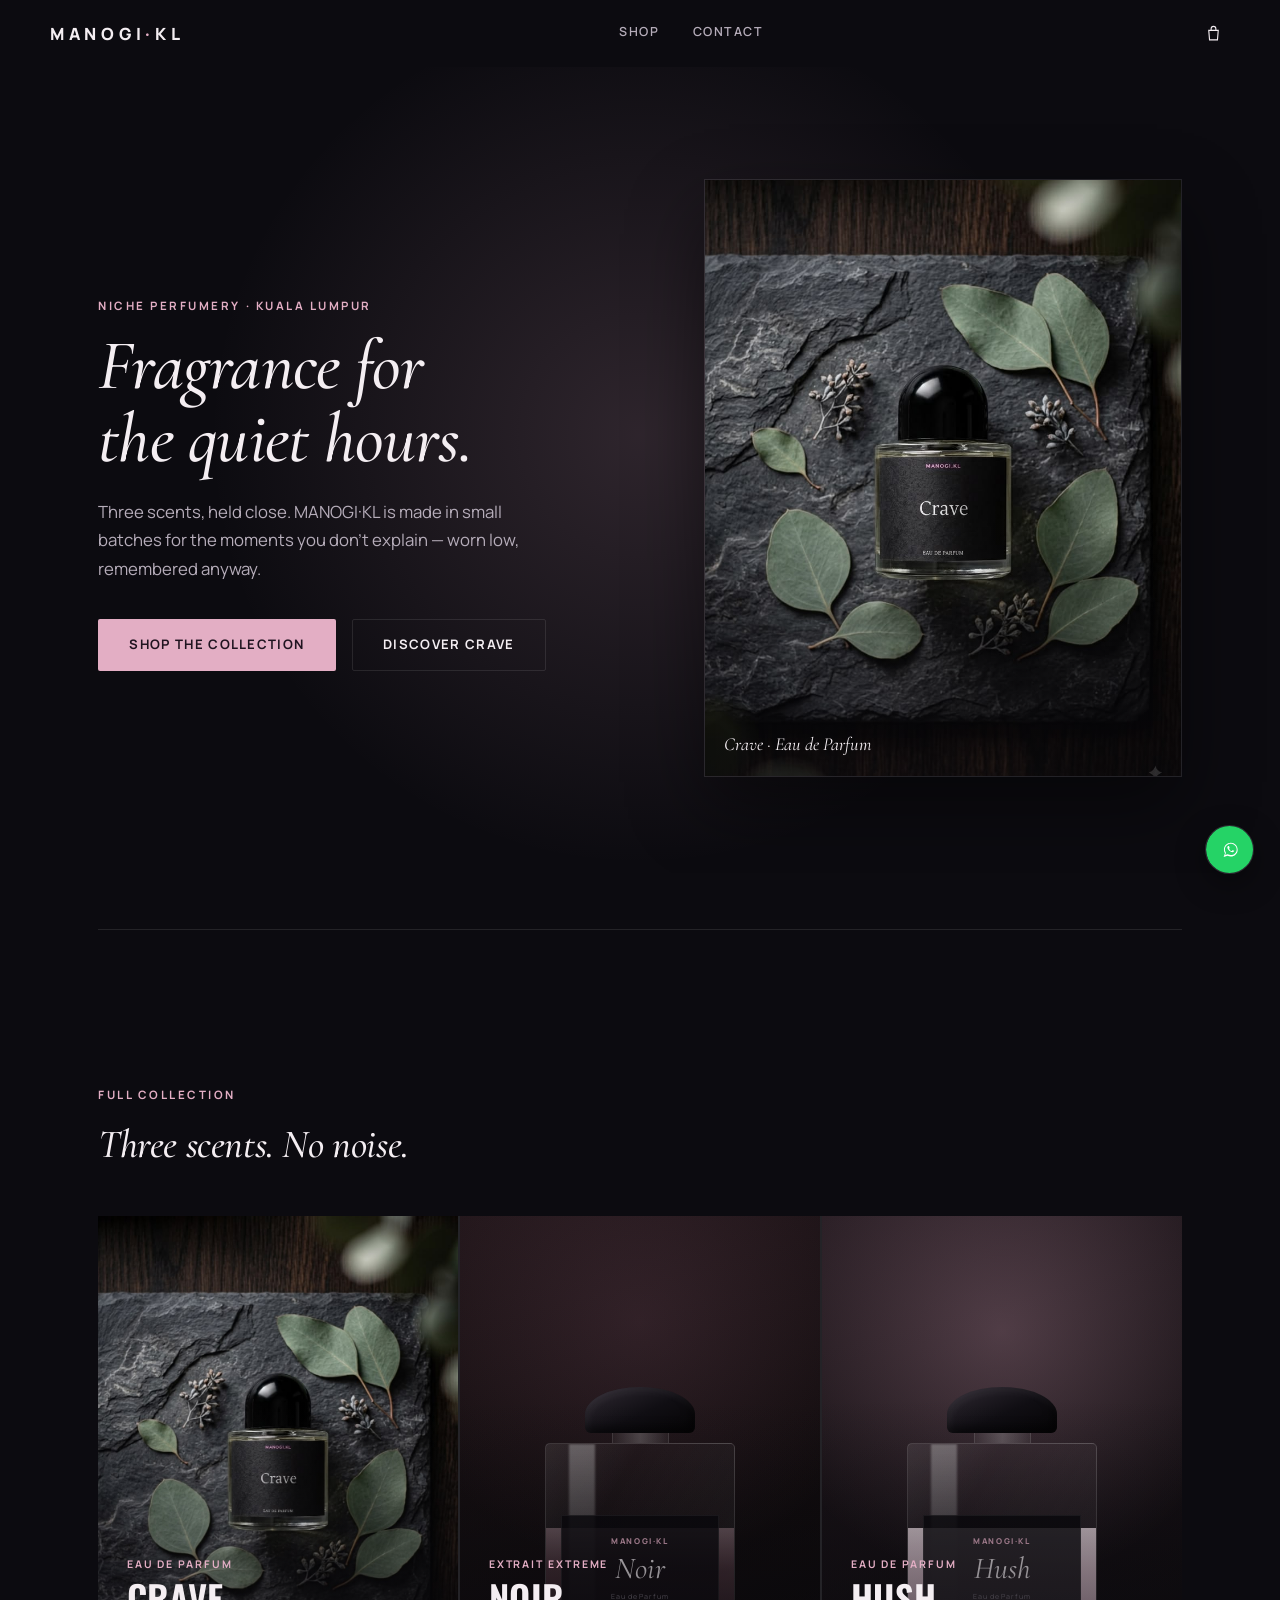
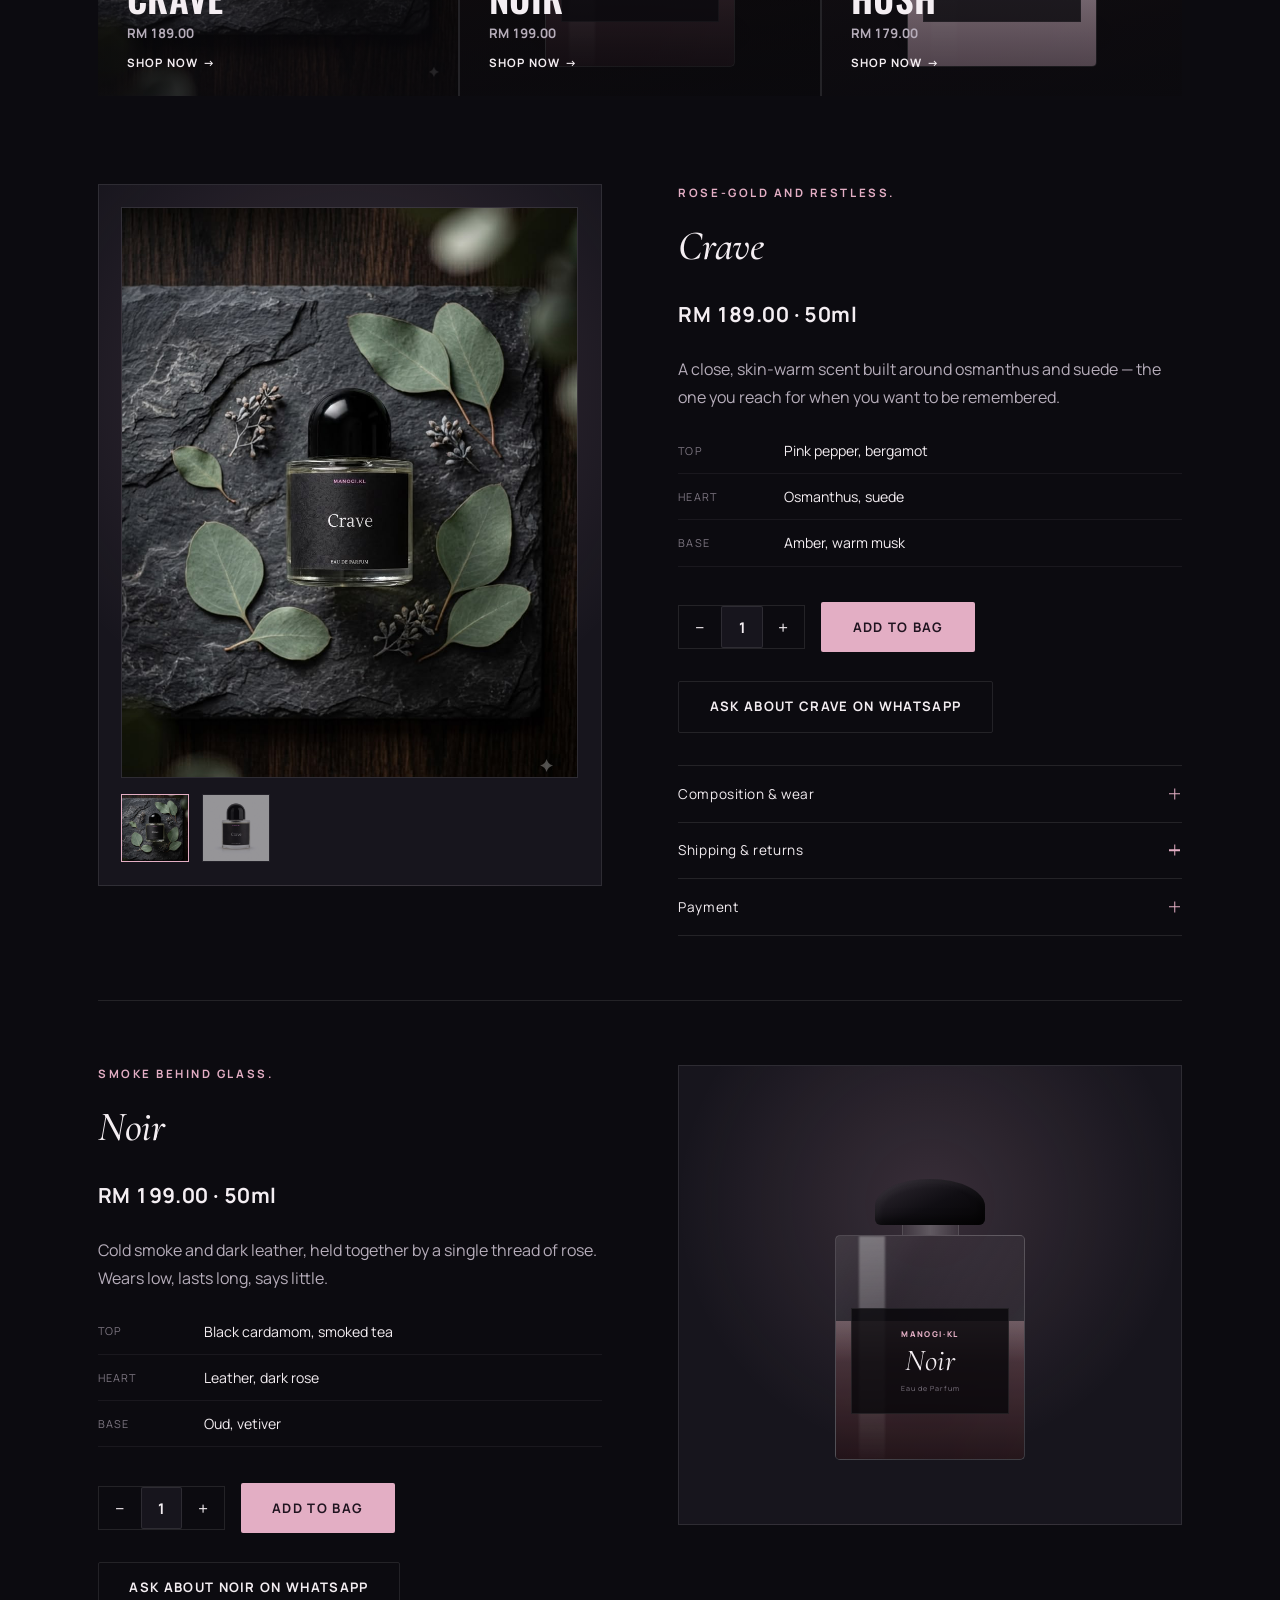
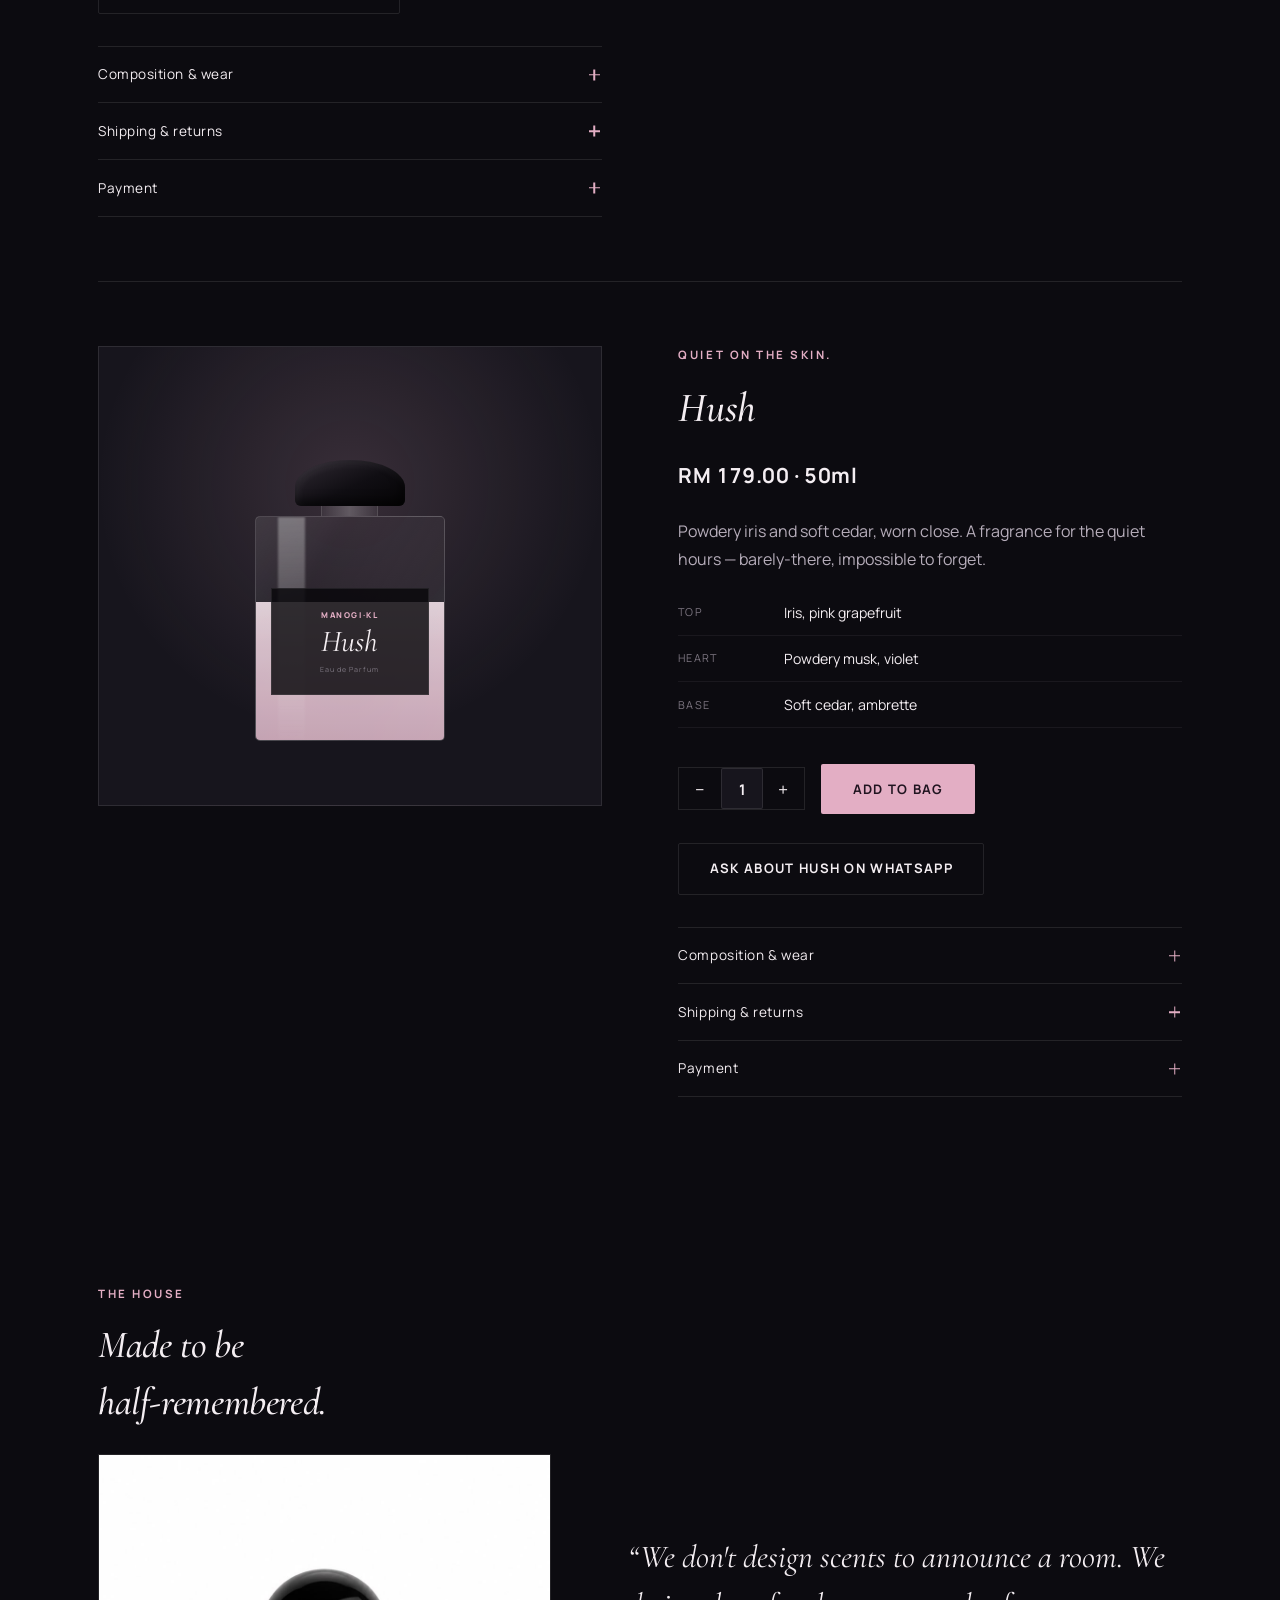
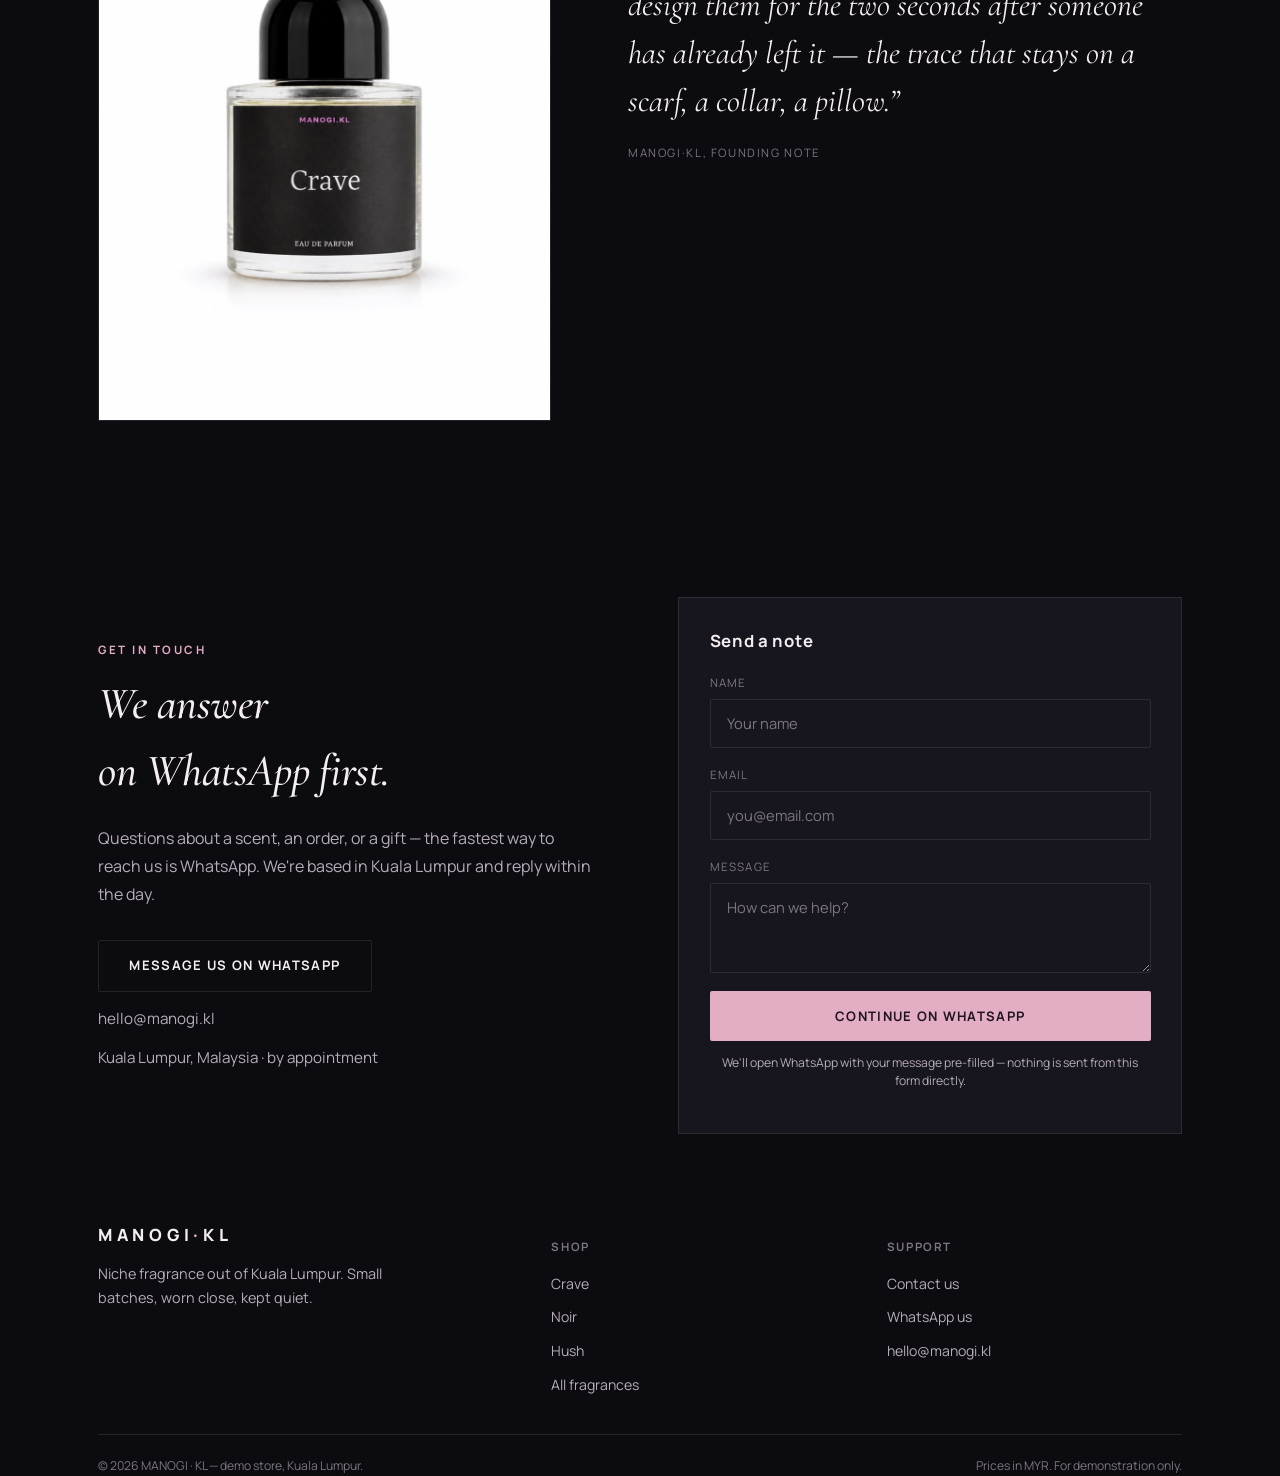
<file: index.html>
<!DOCTYPE html>
<html lang="en">
<head>
<meta charset="UTF-8" />
<meta name="viewport" content="width=device-width, initial-scale=1.0" />
<title>MANOGI · KL — Fragrance for the quiet hours</title>
<meta name="description" content="Niche fragrance out of Kuala Lumpur. Small batches, worn close, kept quiet." />
<link rel="icon" href="data:image/svg+xml,%3Csvg xmlns='http://www.w3.org/2000/svg' viewBox='0 0 32 32'%3E%3Crect width='32' height='32' rx='6' fill='%230c0b10'/%3E%3Ctext x='16' y='23' font-family='Georgia,serif' font-style='italic' font-size='19' fill='%23e3aec4' text-anchor='middle'%3EM%3C/text%3E%3C/svg%3E" />
<link rel="stylesheet" href="assets/css/style.css" />
</head>
<body data-page="index.html" id="top">

<header id="site-header"></header>

<section class="hero">
  <div class="wrap hero__grid">
    <div>
      <p class="eyebrow">Niche Perfumery &middot; Kuala Lumpur</p>
      <h1>Fragrance for<br />the quiet hours.</h1>
      <p class="lede">Three scents, held close. MANOGI&middot;KL is made in small batches for the moments you don't explain — worn low, remembered anyway.</p>
      <div class="hero__actions">
        <a href="#shop" class="btn btn--primary">Shop the collection</a>
        <a href="#product-crave" class="btn btn--ghost">Discover Crave</a>
      </div>
    </div>
    <a class="hero-photo" href="#product-crave">
      <img src="assets/img/crave-slate.jpg" alt="Crave eau de parfum resting on dark slate with eucalyptus" />
      <span class="hero-photo__tag">Crave &middot; Eau de Parfum</span>
    </a>
  </div>
</section>

<section class="section section--tight">
  <div class="wrap">
    <hr class="hairline" />
  </div>
</section>

<section class="section" id="shop">
  <div class="wrap">
    <div class="section-head reveal">
      <div>
        <p class="eyebrow" style="margin-bottom:0.7rem;">Full Collection</p>
        <h2>Three scents. No noise.</h2>
      </div>
    </div>
    <div class="tile-grid" id="shop-teaser"></div>

    <div id="shop-detail" style="margin-top: clamp(3rem, 8vw, 5.5rem);"></div>
  </div>
</section>

<section class="section">
  <div class="wrap story reveal">
    <div>
      <p class="eyebrow" style="margin-bottom:0.9rem;">The House</p>
      <h2 style="font-style:italic; font-size:clamp(1.8rem,3vw,2.4rem);">Made to be<br />half-remembered.</h2>
      <div class="story-photo">
        <img src="assets/img/crave-white.jpg" alt="Crave eau de parfum bottle on a plain white ground" />
      </div>
    </div>
    <blockquote>
      &ldquo;We don't design scents to announce a room. We design them for the two seconds after someone
      has already left it — the trace that stays on a scarf, a collar, a pillow.&rdquo;
      <cite>MANOGI&middot;KL, Founding Note</cite>
    </blockquote>
  </div>
</section>

<section class="section" id="contact">
  <div class="wrap">
    <div class="pd-grid reveal-stagger" style="align-items:center;">
      <div>
        <p class="eyebrow" style="margin-bottom:0.8rem;">Get in Touch</p>
        <h2 style="font-family:var(--serif); font-weight:500; font-style:italic; font-size:clamp(2rem,4vw,2.8rem); margin-bottom:1.2rem;">We answer <br />on WhatsApp first.</h2>
        <p class="pd-desc">Questions about a scent, an order, or a gift — the fastest way to reach us is WhatsApp. We're based in Kuala Lumpur and reply within the day.</p>

        <div style="display:flex; flex-direction:column; gap:1rem; margin:2rem 0;">
          <a id="contact-whatsapp" class="btn btn--whatsapp" target="_blank" rel="noopener" style="width:fit-content;">Message us on WhatsApp</a>
          <a href="mailto:hello@manogi.kl" class="muted" style="font-size:0.95rem;">hello@manogi.kl</a>
          <span class="muted" style="font-size:0.95rem;">Kuala Lumpur, Malaysia &middot; by appointment</span>
        </div>
      </div>

      <div class="summary-card">
        <h3>Send a note</h3>
        <form id="contact-form">
          <div class="field"><label for="c-name">Name</label><input type="text" id="c-name" placeholder="Your name" required /></div>
          <div class="field"><label for="c-email">Email</label><input type="email" id="c-email" placeholder="you@email.com" required /></div>
          <div class="field"><label for="c-message">Message</label><textarea id="c-message" placeholder="How can we help?" required></textarea></div>
          <button type="submit" class="btn btn--primary btn--block">Continue on WhatsApp</button>
          <p class="muted" style="font-size:0.76rem; text-align:center; margin-top:0.8rem;">We'll open WhatsApp with your message pre-filled — nothing is sent from this form directly.</p>
        </form>
      </div>
    </div>
  </div>
</section>

<footer id="site-footer"></footer>

<script src="assets/js/catalog.js"></script>
<script src="assets/js/cart.js"></script>
<script src="assets/js/layout.js"></script>
<script src="assets/js/shop.js"></script>
<script>
  document.getElementById("contact-whatsapp").href = waLink("Hi MANOGI·KL, I'd like to get in touch.");

  document.getElementById("contact-form").addEventListener("submit", (e) => {
    e.preventDefault();
    const name = document.getElementById("c-name").value;
    const message = document.getElementById("c-message").value;
    window.open(waLink("Hi MANOGI·KL, I'm " + name + ". " + message), "_blank", "noopener");
  });
</script>
</body>
</html>
</file>
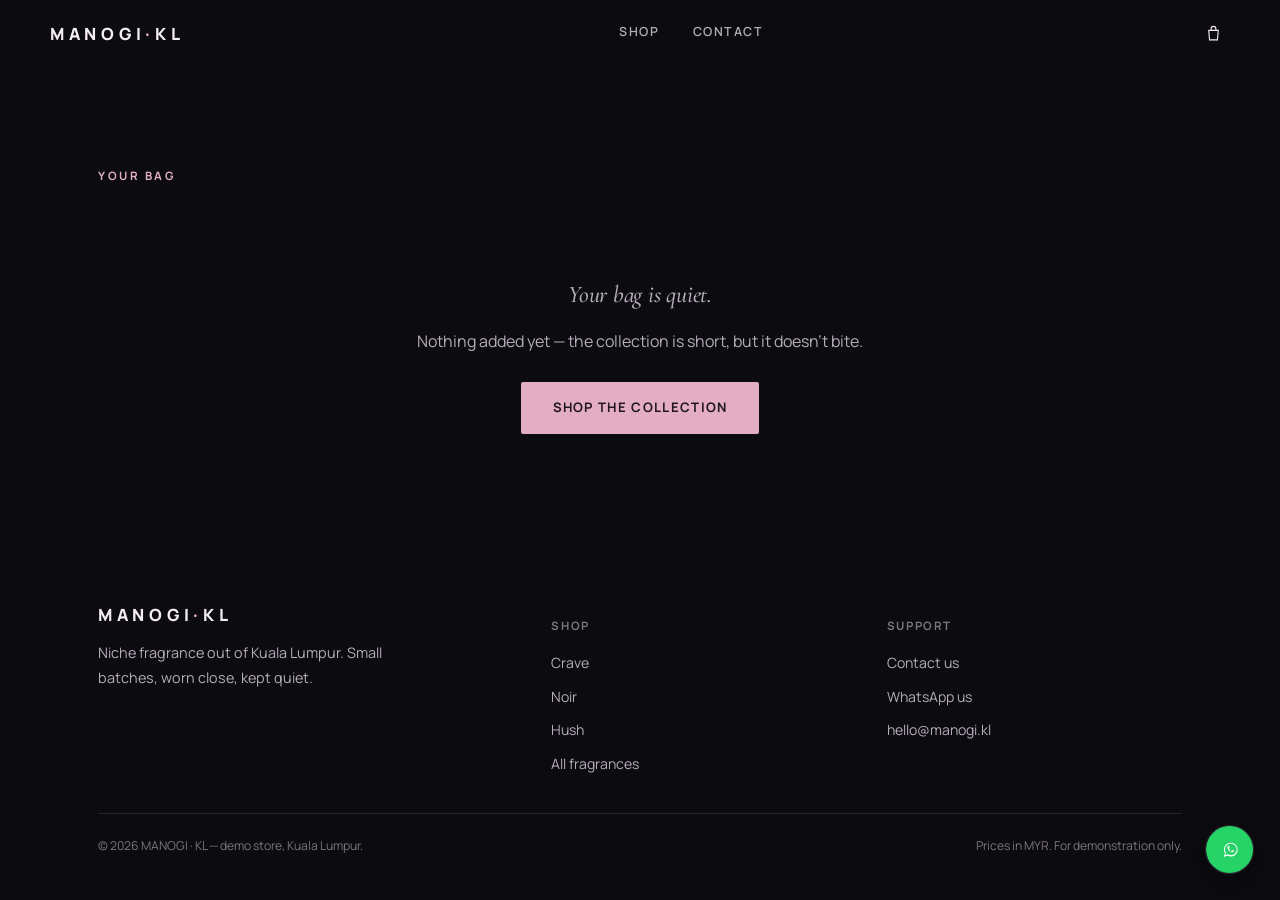
<file: cart.html>
<!DOCTYPE html>
<html lang="en">
<head>
<meta charset="UTF-8" />
<meta name="viewport" content="width=device-width, initial-scale=1.0" />
<title>Your Bag — MANOGI · KL</title>
<link rel="icon" href="data:image/svg+xml,%3Csvg xmlns='http://www.w3.org/2000/svg' viewBox='0 0 32 32'%3E%3Crect width='32' height='32' rx='6' fill='%230c0b10'/%3E%3Ctext x='16' y='23' font-family='Georgia,serif' font-style='italic' font-size='19' fill='%23e3aec4' text-anchor='middle'%3EM%3C/text%3E%3C/svg%3E" />
<link rel="stylesheet" href="assets/css/style.css" />
</head>
<body data-page="cart.html">

<header id="site-header"></header>

<section class="section">
  <div class="wrap">
    <p class="eyebrow" style="margin-bottom:0.8rem;">Your Bag</p>
    <div id="cart-root"></div>
  </div>
</section>

<footer id="site-footer"></footer>

<script src="assets/js/catalog.js"></script>
<script src="assets/js/cart.js"></script>
<script src="assets/js/layout.js"></script>
<script>
  function renderCartPage() {
    const lines = cartLines();
    const root = document.getElementById("cart-root");

    if (!lines.length) {
      root.innerHTML =
        '<div class="empty-state">' +
        "<h2>Your bag is quiet.</h2>" +
        '<p class="muted" style="margin-bottom:1.8rem;">Nothing added yet — the collection is short, but it doesn\'t bite.</p>' +
        '<a href="index.html#shop" class="btn btn--primary">Shop the collection</a>' +
        "</div>";
      return;
    }

    const linesHtml = lines
      .map(
        (l) =>
          '<div class="cart-line reveal" data-line="' + l.id + '">' +
          '<div class="cart-line__thumb">' + bottleHTML(l.product) + "</div>" +
          "<div>" +
          '<div class="cart-line__name">' + l.product.name + "</div>" +
          '<div class="cart-line__meta">' + formatPrice(l.product.price) + " each &middot; 50ml</div>" +
          '<button type="button" class="cart-line__remove" data-remove="' + l.id + '">Remove</button>' +
          "</div>" +
          '<div class="qty-stepper">' +
          '<button type="button" data-minus="' + l.id + '" aria-label="Decrease quantity">&minus;</button>' +
          '<input type="text" inputmode="numeric" readonly value="' + l.qty + '" />' +
          '<button type="button" data-plus="' + l.id + '" aria-label="Increase quantity">+</button>' +
          "</div>" +
          '<div class="cart-line__price">' + formatPrice(l.product.price * l.qty) + "</div>" +
          "</div>"
      )
      .join("");

    const subtotal = cartSubtotal();
    const shipping = subtotal > 0 ? (subtotal >= 250 ? 0 : 12) : 0;

    root.innerHTML =
      '<div class="cart-layout">' +
      "<div>" + linesHtml + "</div>" +
      '<div class="summary-card reveal">' +
      "<h3>Order Summary</h3>" +
      '<div class="summary-row"><span>Subtotal</span><span class="num" id="sum-subtotal">' + formatPrice(subtotal) + "</span></div>" +
      '<div class="summary-row"><span>Shipping</span><span class="num" id="sum-shipping">' + (shipping === 0 ? "Free" : formatPrice(shipping)) + "</span></div>" +
      '<div class="summary-row total"><span>Total</span><span class="num" id="sum-total">' + formatPrice(subtotal + shipping) + "</span></div>" +
      '<div class="promo-row"><input type="text" placeholder="Promo code" /><button class="btn btn--ghost">Apply</button></div>' +
      '<a href="checkout.html" class="btn btn--primary btn--block" style="margin-bottom:0.8rem;">Checkout</a>' +
      '<a class="btn btn--whatsapp btn--block" id="cart-whatsapp" target="_blank" rel="noopener">Order via WhatsApp</a>' +
      "</div></div>";

    document.getElementById("cart-whatsapp").href = waLink(waOrderMessage());
    requestAnimationFrame(() => {
      root.querySelectorAll(".reveal").forEach((el, i) => {
        setTimeout(() => el.classList.add("is-revealed"), i * 60);
      });
    });
  }

  document.getElementById("cart-root").addEventListener("click", function (e) {
    const minus = e.target.closest("[data-minus]");
    const plus = e.target.closest("[data-plus]");
    const remove = e.target.closest("[data-remove]");

    if (minus) {
      const line = getCart().find((l) => l.id === minus.dataset.minus);
      if (line) setQty(line.id, Math.max(1, line.qty - 1));
    } else if (plus) {
      const line = getCart().find((l) => l.id === plus.dataset.plus);
      if (line) setQty(line.id, line.qty + 1);
    } else if (remove) {
      removeFromCart(remove.dataset.remove);
    } else {
      return;
    }

    renderCartPage();
  });

  renderCartPage();
</script>
</body>
</html>
</file>
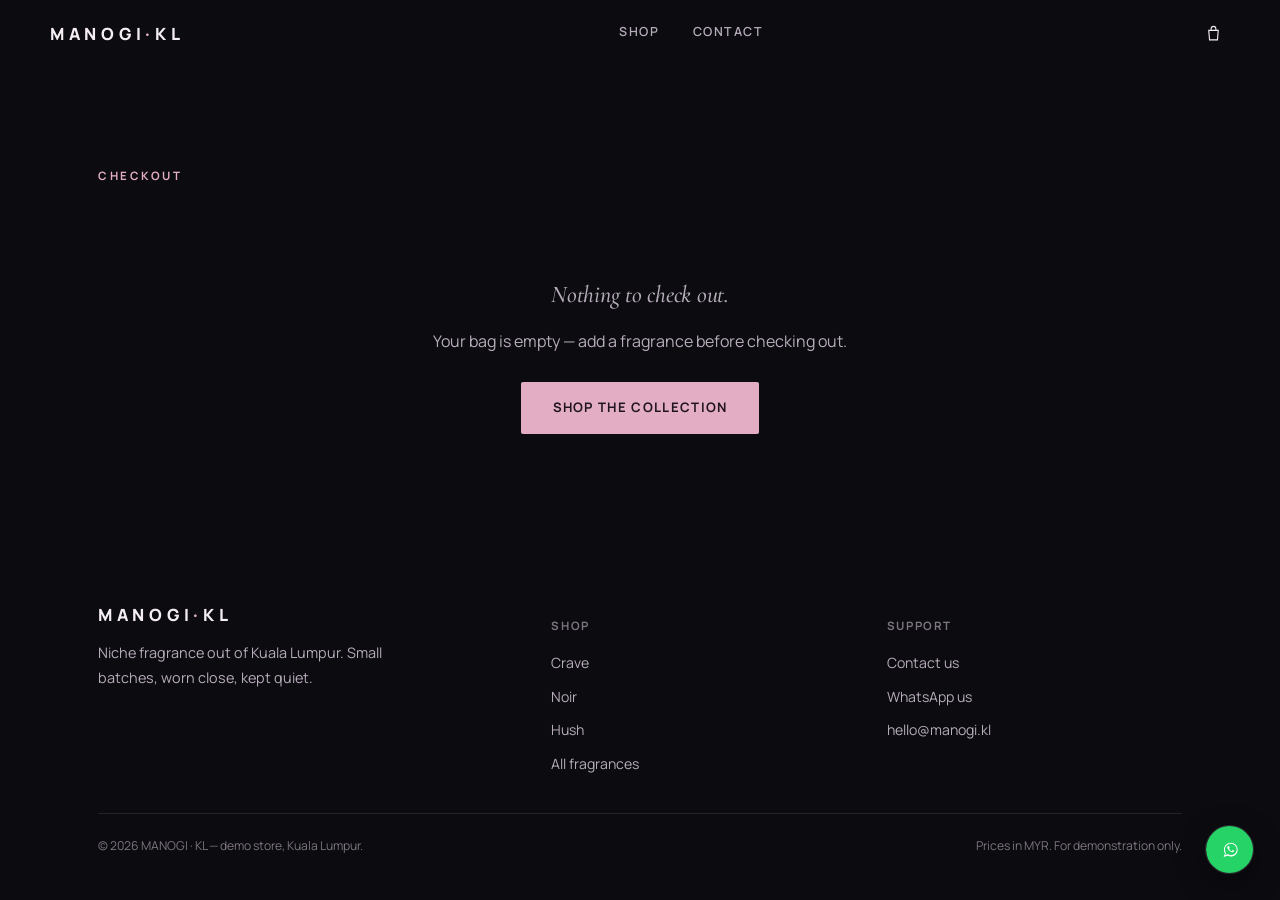
<file: checkout.html>
<!DOCTYPE html>
<html lang="en">
<head>
<meta charset="UTF-8" />
<meta name="viewport" content="width=device-width, initial-scale=1.0" />
<title>Checkout — MANOGI · KL</title>
<link rel="icon" href="data:image/svg+xml,%3Csvg xmlns='http://www.w3.org/2000/svg' viewBox='0 0 32 32'%3E%3Crect width='32' height='32' rx='6' fill='%230c0b10'/%3E%3Ctext x='16' y='23' font-family='Georgia,serif' font-style='italic' font-size='19' fill='%23e3aec4' text-anchor='middle'%3EM%3C/text%3E%3C/svg%3E" />
<link rel="stylesheet" href="assets/css/style.css" />
</head>
<body data-page="checkout.html">

<header id="site-header"></header>

<section class="section">
  <div class="wrap">
    <p class="eyebrow" style="margin-bottom:0.8rem;">Checkout</p>
    <div id="checkout-root"></div>
  </div>
</section>

<footer id="site-footer"></footer>

<script src="assets/js/catalog.js"></script>
<script src="assets/js/cart.js"></script>
<script src="assets/js/layout.js"></script>
<script>
  const root = document.getElementById("checkout-root");
  const lines = cartLines();

  if (!lines.length) {
    root.innerHTML =
      '<div class="empty-state">' +
      "<h2>Nothing to check out.</h2>" +
      '<p class="muted" style="margin-bottom:1.8rem;">Your bag is empty — add a fragrance before checking out.</p>' +
      '<a href="index.html#shop" class="btn btn--primary">Shop the collection</a>' +
      "</div>";
  } else {
    const subtotal = cartSubtotal();
    const shipping = subtotal >= 250 ? 0 : 12;
    const total = subtotal + shipping;

    root.innerHTML =
      '<div class="checkout-layout reveal-stagger">' +
      '<form id="checkout-form">' +

      '<fieldset><legend>Contact</legend>' +
      '<div style="padding:1.2rem;">' +
      '<div class="field"><label for="email">Email</label><input type="email" id="email" placeholder="you@email.com" required /></div>' +
      '<div class="field"><label for="phone">Phone (for WhatsApp updates)</label><input type="tel" id="phone" placeholder="+60 12-345 6789" required /></div>' +
      "</div></fieldset>" +

      '<fieldset><legend>Shipping Address</legend>' +
      '<div style="padding:1.2rem;">' +
      '<div class="field"><label for="name">Full name</label><input type="text" id="name" placeholder="As on delivery" required /></div>' +
      '<div class="field"><label for="address">Address</label><input type="text" id="address" placeholder="Street, unit, building" required /></div>' +
      '<div class="field-row">' +
      '<div class="field"><label for="city">City</label><input type="text" id="city" placeholder="Kuala Lumpur" required /></div>' +
      '<div class="field"><label for="postcode">Postcode</label><input type="text" id="postcode" placeholder="50000" required /></div>' +
      "</div>" +
      '<div class="field"><label for="state">State</label>' +
      '<select id="state" required>' +
      '<option value="">Select state</option>' +
      ["Kuala Lumpur", "Selangor", "Penang", "Johor", "Sabah", "Sarawak", "Perak", "Melaka"]
        .map((s) => '<option>' + s + "</option>")
        .join("") +
      "</select></div>" +
      "</div></fieldset>" +

      '<fieldset><legend>Payment Method</legend>' +
      '<label class="pay-option"><input type="radio" name="pay" value="card" checked /><span>Credit / Debit Card</span><span class="pay-note">Visa, Mastercard</span></label>' +
      '<label class="pay-option"><input type="radio" name="pay" value="fpx" /><span>Online Banking (FPX)</span><span class="pay-note">All major MY banks</span></label>' +
      '<label class="pay-option"><input type="radio" name="pay" value="cod" /><span>Cash on Delivery</span><span class="pay-note">West Malaysia only</span></label>' +
      '<label class="pay-option"><input type="radio" name="pay" value="whatsapp" /><span>Order via WhatsApp</span><span class="pay-note">Confirm with us directly</span></label>' +
      '<div class="card-fields is-visible" id="card-fields">' +
      '<div class="field"><label for="cc-number">Card number</label><input type="text" id="cc-number" placeholder="4242 4242 4242 4242" /></div>' +
      '<div class="field-row">' +
      '<div class="field"><label for="cc-exp">Expiry</label><input type="text" id="cc-exp" placeholder="MM / YY" /></div>' +
      '<div class="field"><label for="cc-cvc">CVC</label><input type="text" id="cc-cvc" placeholder="123" /></div>' +
      "</div></div>" +
      "</fieldset>" +

      '<button type="submit" class="btn btn--primary btn--block" id="place-order">Place Order &middot; ' + formatPrice(total) + "</button>" +
      '<p class="muted" style="font-size:0.76rem; text-align:center; margin-top:0.9rem;">Demo checkout — no real payment is processed.</p>' +
      "</form>" +

      '<div class="summary-card">' +
      "<h3>Order Summary</h3>" +
      lines
        .map(
          (l) =>
            '<div class="summary-row"><span>' + l.product.name + " &times; " + l.qty + "</span><span class=\"num\">" + formatPrice(l.product.price * l.qty) + "</span></div>"
        )
        .join("") +
      '<hr class="hairline" style="margin:0.9rem 0;" />' +
      '<div class="summary-row"><span>Subtotal</span><span class="num">' + formatPrice(subtotal) + "</span></div>" +
      '<div class="summary-row"><span>Shipping</span><span class="num">' + (shipping === 0 ? "Free" : formatPrice(shipping)) + "</span></div>" +
      '<div class="summary-row total"><span>Total</span><span class="num">' + formatPrice(total) + "</span></div>" +
      "</div>" +
      "</div>";

    document.querySelectorAll('input[name="pay"]').forEach((radio) => {
      radio.addEventListener("change", () => {
        document.getElementById("card-fields").classList.toggle("is-visible", radio.value === "card" && radio.checked);
      });
    });

    document.getElementById("checkout-form").addEventListener("submit", (e) => {
      e.preventDefault();
      const payMethod = document.querySelector('input[name="pay"]:checked').value;
      const btn = document.getElementById("place-order");

      if (payMethod === "whatsapp") {
        window.open(waLink(waOrderMessage()), "_blank", "noopener");
        return;
      }

      btn.disabled = true;
      btn.innerHTML = 'Processing<span class="processing-dots"><span></span><span></span><span></span></span>';
      setTimeout(() => {
        const orderId = "MK" + Math.floor(100000 + Math.random() * 900000);
        localStorage.setItem(
          "manogi_last_order",
          JSON.stringify({ id: orderId, total: total, pay: payMethod, count: cartCount() })
        );
        clearCart();
        location.href = "confirmation.html";
      }, 900);
    });
  }
</script>
</body>
</html>
</file>
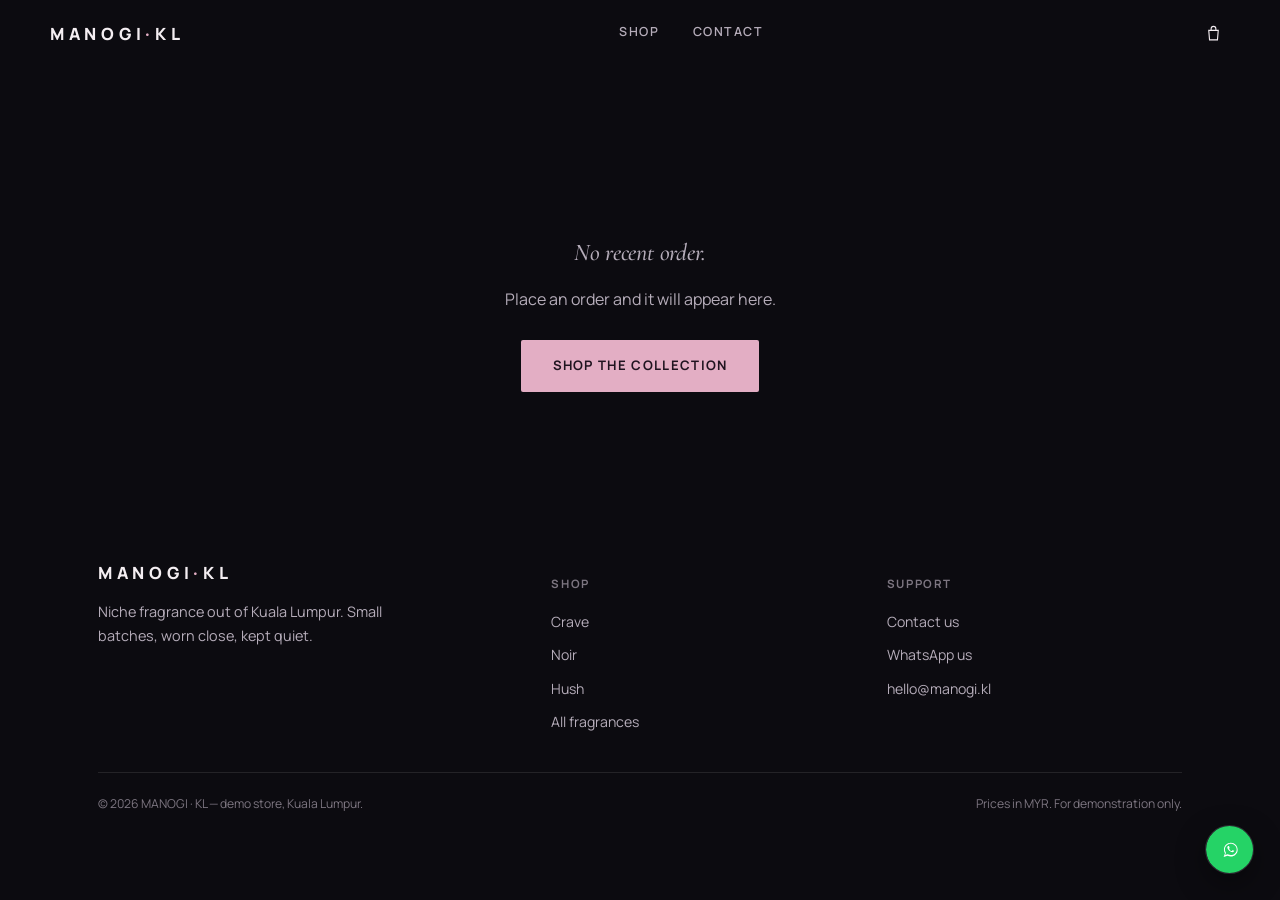
<file: confirmation.html>
<!DOCTYPE html>
<html lang="en">
<head>
<meta charset="UTF-8" />
<meta name="viewport" content="width=device-width, initial-scale=1.0" />
<title>Order Confirmed — MANOGI · KL</title>
<link rel="icon" href="data:image/svg+xml,%3Csvg xmlns='http://www.w3.org/2000/svg' viewBox='0 0 32 32'%3E%3Crect width='32' height='32' rx='6' fill='%230c0b10'/%3E%3Ctext x='16' y='23' font-family='Georgia,serif' font-style='italic' font-size='19' fill='%23e3aec4' text-anchor='middle'%3EM%3C/text%3E%3C/svg%3E" />
<link rel="stylesheet" href="assets/css/style.css" />
</head>
<body data-page="confirmation.html">

<header id="site-header"></header>

<section class="section">
  <div class="wrap" id="confirm-root"></div>
</section>

<footer id="site-footer"></footer>

<script src="assets/js/catalog.js"></script>
<script src="assets/js/cart.js"></script>
<script src="assets/js/layout.js"></script>
<script>
  const root = document.getElementById("confirm-root");
  let order = null;
  try {
    order = JSON.parse(localStorage.getItem("manogi_last_order"));
  } catch (e) {}

  const payLabels = { card: "Credit / Debit Card", fpx: "Online Banking (FPX)", cod: "Cash on Delivery" };

  if (!order) {
    root.innerHTML =
      '<div class="empty-state">' +
      "<h2>No recent order.</h2>" +
      '<p class="muted" style="margin-bottom:1.8rem;">Place an order and it will appear here.</p>' +
      '<a href="index.html#shop" class="btn btn--primary">Shop the collection</a>' +
      "</div>";
  } else {
    root.innerHTML =
      '<div class="confirm-box">' +
      '<div class="confirm-icon"><svg width="26" height="26" viewBox="0 0 24 24" fill="none" stroke="#e3aec4" stroke-width="1.6"><path d="M5 13l4 4L19 7"/></svg></div>' +
      '<p class="eyebrow">Order Placed</p>' +
      '<h1 style="font-style:italic; font-size:clamp(1.8rem,3.4vw,2.4rem); margin:0.6rem 0;">Thank you.</h1>' +
      '<p class="muted">We\'re preparing your fragrance for the road to Kuala Lumpur and beyond.</p>' +
      '<div class="order-id">' + order.id + "</div>" +
      '<div class="summary-card" style="text-align:left; margin-bottom:2rem;">' +
      '<div class="summary-row"><span>Items</span><span class="num">' + order.count + "</span></div>" +
      '<div class="summary-row"><span>Payment method</span><span>' + (payLabels[order.pay] || order.pay) + "</span></div>" +
      '<div class="summary-row total"><span>Total paid</span><span class="num">' + formatPrice(order.total) + "</span></div>" +
      "</div>" +
      '<div style="display:flex; gap:1rem; justify-content:center; flex-wrap:wrap;">' +
      '<a href="index.html#shop" class="btn btn--ghost">Continue Shopping</a>' +
      '<a href="' + waLink("Hi MANOGI·KL, I just placed order " + order.id + " and have a question.") + '" target="_blank" rel="noopener" class="btn btn--whatsapp">Chat about this order</a>' +
      "</div>" +
      "</div>";
  }
</script>
</body>
</html>
</file>
<file: assets/css/style.css>
/* ================================================================
   MANOGI · KL — design tokens
   A single, deliberately dark world: cold, mysterious, soft pink.
   ================================================================ */

@import url('https://fonts.googleapis.com/css2?family=Cormorant+Garamond:ital,wght@0,400;0,500;0,600;1,400;1,500&family=Manrope:wght@400;500;600;700;800&family=Oswald:wght@500;600;700&display=swap');

/* Native cross-document transitions between pages, where supported (no-op elsewhere). */
@view-transition {
  navigation: auto;
}
::view-transition-old(root) { animation: 0.4s cubic-bezier(0.4, 0, 0.2, 1) both viewFadeOut; }
::view-transition-new(root) { animation: 0.4s cubic-bezier(0.4, 0, 0.2, 1) both viewFadeIn; }
@keyframes viewFadeOut { to { opacity: 0; } }
@keyframes viewFadeIn { from { opacity: 0; } }

:root {
  color-scheme: dark;

  --bg: #0c0b10;
  --surface: #17151d;
  --surface-2: #201d27;
  --ink: #f4eef2;
  --ink-dim: #b6adba;
  --ink-faint: #7d7681;
  --pink: #e3aec4;
  --pink-deep: #c483a0;
  --pink-glow: rgba(227, 174, 196, 0.16);
  --line: rgba(244, 238, 242, 0.1);
  --line-soft: rgba(244, 238, 242, 0.06);
  --danger: #e08787;
  --success: #9fcf9a;

  --serif: "Cormorant Garamond", ui-serif, Georgia, serif;
  --sans: "Manrope", ui-sans-serif, -apple-system, "Segoe UI", sans-serif;
  --condensed: "Oswald", "Arial Narrow", sans-serif;

  --container: 1180px;
  --radius: 2px;
  --cart-bar-offset: 0px;
}

* { box-sizing: border-box; }

html { scroll-behavior: smooth; }
section[id] { scroll-margin-top: 5.5rem; }

body {
  margin: 0;
  background: var(--bg);
  color: var(--ink);
  font-family: var(--sans);
  font-size: 16px;
  line-height: 1.5;
  -webkit-font-smoothing: antialiased;
  padding-bottom: var(--cart-bar-offset);
  transition: padding-bottom 0.4s cubic-bezier(0.16, 1, 0.3, 1);
}

img, svg { display: block; max-width: 100%; }

a { color: inherit; text-decoration: none; }

button { font-family: inherit; cursor: pointer; }

::selection { background: var(--pink); color: #201524; }

.wrap {
  max-width: var(--container);
  margin: 0 auto;
  padding: 0 clamp(1.25rem, 4vw, 3rem);
}

h1, h2, h3, .display {
  font-family: var(--serif);
  font-weight: 500;
  letter-spacing: -0.01em;
  text-wrap: balance;
  margin: 0;
}

.eyebrow {
  font-family: var(--sans);
  font-size: 0.72rem;
  font-weight: 700;
  letter-spacing: 0.22em;
  text-transform: uppercase;
  color: var(--pink);
}

.muted { color: var(--ink-dim); }

.hairline {
  border: none;
  border-top: 1px solid var(--line);
  margin: 0;
}

/* ---------------- buttons ---------------- */

.btn {
  display: inline-flex;
  align-items: center;
  justify-content: center;
  gap: 0.6em;
  padding: 0.95rem 1.9rem;
  font-family: var(--sans);
  font-size: 0.82rem;
  font-weight: 700;
  letter-spacing: 0.1em;
  text-transform: uppercase;
  border-radius: var(--radius);
  border: 1px solid transparent;
  transition: transform 0.25s cubic-bezier(0.16, 1, 0.3, 1), background 0.25s ease, border-color 0.25s ease, color 0.25s ease, box-shadow 0.25s ease;
  white-space: nowrap;
}
@media (hover: hover) {
  .btn:hover { transform: translateY(-2px); }
}
.btn:active { transform: translateY(1px); }

.btn--primary {
  background: var(--pink);
  color: #201420;
}
.btn--primary:hover { background: var(--pink-deep); box-shadow: 0 10px 24px rgba(227, 174, 196, 0.22); }

.btn--ghost {
  background: transparent;
  color: var(--ink);
  border-color: var(--line);
}
.btn--ghost:hover { border-color: var(--pink); color: var(--pink); box-shadow: 0 10px 24px rgba(227, 174, 196, 0.1); }

.btn--whatsapp {
  background: transparent;
  color: var(--ink);
  border-color: var(--line);
}
.btn--whatsapp:hover { border-color: #5fd07a; color: #8fe0a3; box-shadow: 0 10px 24px rgba(95, 208, 122, 0.14); }

.btn--block { width: 100%; }
.btn:disabled { opacity: 0.5; cursor: not-allowed; }

.btn:focus-visible, a:focus-visible, input:focus-visible, select:focus-visible, textarea:focus-visible {
  outline: 1px solid var(--pink);
  outline-offset: 2px;
}

/* ---------------- header ---------------- */

.site-header {
  position: sticky;
  top: 0;
  z-index: 40;
  background: rgba(12, 11, 16, 0.86);
  backdrop-filter: blur(10px);
  border-bottom: 1px solid var(--line-soft);
  box-shadow: 0 0 0 rgba(0, 0, 0, 0);
  transition: box-shadow 0.4s ease, background 0.4s ease;
}
.site-header.is-scrolled {
  background: rgba(12, 11, 16, 0.96);
  box-shadow: 0 12px 30px rgba(0, 0, 0, 0.35);
}

.site-header__row {
  display: flex;
  align-items: center;
  justify-content: space-between;
  gap: 1.5rem;
  padding: 1.1rem 0;
}

.wordmark {
  font-family: var(--sans);
  font-weight: 800;
  font-size: 1.05rem;
  letter-spacing: 0.28em;
}
.wordmark span { color: var(--pink); }

.site-nav {
  display: flex;
  gap: 2.1rem;
  font-size: 0.78rem;
  font-weight: 600;
  letter-spacing: 0.12em;
  text-transform: uppercase;
}
.site-nav a { color: var(--ink-dim); position: relative; padding-bottom: 0.2rem; }
.site-nav a:hover, .site-nav a[aria-current="page"] { color: var(--ink); }
.site-nav a[aria-current="page"]::after {
  content: "";
  position: absolute;
  left: 0; right: 0; bottom: -0.3rem;
  height: 1px;
  background: var(--pink);
}

.header-actions { display: flex; align-items: center; gap: 1.3rem; }

.icon-link {
  position: relative;
  display: inline-flex;
  align-items: center;
  justify-content: center;
  width: 2rem;
  height: 2rem;
  color: var(--ink);
}
.icon-link svg { width: 19px; height: 19px; }

.cart-badge {
  position: absolute;
  top: -4px;
  right: -6px;
  min-width: 16px;
  height: 16px;
  padding: 0 3px;
  border-radius: 999px;
  background: var(--pink);
  color: #201420;
  font-size: 0.62rem;
  font-weight: 800;
  display: flex;
  align-items: center;
  justify-content: center;
}

/* ---------------- hero ---------------- */

.hero {
  position: relative;
  overflow: hidden;
  padding: clamp(3.5rem, 9vw, 7rem) 0 clamp(3rem, 8vw, 6rem);
}
.hero::before {
  content: "";
  position: absolute;
  top: -10%;
  left: 50%;
  width: 70vw;
  height: 70vw;
  max-width: 900px;
  max-height: 900px;
  transform: translateX(-50%);
  background: radial-gradient(circle, var(--pink-glow) 0%, transparent 68%);
  pointer-events: none;
  animation: heroDrift 14s ease-in-out infinite;
}
@keyframes heroDrift {
  0%, 100% { transform: translateX(-50%) translateY(0) scale(1); }
  50% { transform: translateX(-46%) translateY(2%) scale(1.08); }
}
.hero__grid {
  position: relative;
  display: grid;
  grid-template-columns: 1.05fr 0.95fr;
  gap: clamp(2rem, 6vw, 5rem);
  align-items: center;
}
.hero .eyebrow, .hero h1, .hero p.lede, .hero__actions, .hero-photo {
  opacity: 0;
  animation: riseIn 0.8s cubic-bezier(0.16, 1, 0.3, 1) forwards;
}
.hero .eyebrow { animation-delay: 0.05s; }
.hero h1 { animation-delay: 0.15s; }
.hero p.lede { animation-delay: 0.28s; }
.hero__actions { animation-delay: 0.4s; }
.hero-photo { animation-delay: 0.3s; }
@keyframes riseIn {
  from { opacity: 0; transform: translateY(16px); }
  to { opacity: 1; transform: translateY(0); }
}
.hero h1 {
  font-size: clamp(2.6rem, 5.6vw, 4.4rem);
  line-height: 1.04;
  font-style: italic;
  margin: 0.9rem 0 1.4rem;
}
.hero p.lede {
  max-width: 46ch;
  color: var(--ink-dim);
  font-size: 1.05rem;
  line-height: 1.7;
  margin: 0 0 2.2rem;
}
.hero__actions { display: flex; gap: 1rem; flex-wrap: wrap; }

/* ---------------- hero photo ---------------- */

.hero-photo {
  position: relative;
  display: block;
  border: 1px solid var(--line);
  overflow: hidden;
  aspect-ratio: 4 / 5;
  box-shadow: 0 30px 70px rgba(0, 0, 0, 0.45);
}
.hero-photo img {
  width: 100%;
  height: 100%;
  object-fit: cover;
  display: block;
  transition: transform 0.9s cubic-bezier(0.16, 1, 0.3, 1);
}
@media (hover: hover) {
  .hero-photo:hover img { transform: scale(1.06); }
}
.hero-photo.is-revealed img { transform: scale(1.03); }
.hero-photo::after {
  content: "";
  position: absolute;
  inset: 0;
  background: linear-gradient(180deg, rgba(12,11,16,0) 55%, rgba(12,11,16,0.55) 100%);
}
.hero-photo__tag {
  position: absolute;
  left: 1.2rem;
  bottom: 1.1rem;
  z-index: 1;
  color: var(--ink);
  font-family: var(--serif);
  font-style: italic;
  font-size: 1.15rem;
}

/* ---------------- bottle illustration ---------------- */

.bottle-stage {
  position: relative;
  display: flex;
  align-items: flex-end;
  justify-content: center;
  min-height: 320px;
}
.bottle-stage::before {
  content: "";
  position: absolute;
  bottom: 6%;
  width: 60%;
  height: 14%;
  background: radial-gradient(ellipse, rgba(0,0,0,0.55) 0%, transparent 72%);
  filter: blur(2px);
}

.bottle { position: relative; width: 148px; }
.bottle--lg { width: 190px; }
.bottle--sm { width: 108px; }

.bottle__cap {
  width: 58%;
  height: 46px;
  margin: 0 auto;
  border-radius: 50% 50% 6px 6px / 60% 60% 6px 6px;
  background: linear-gradient(155deg, #302a33 0%, #100e13 55%, #050405 100%);
  box-shadow: inset -4px -6px 10px rgba(0,0,0,0.5), inset 3px 4px 8px rgba(255,255,255,0.06);
  position: relative;
  z-index: 2;
}
.bottle__neck {
  width: 30%;
  height: 10px;
  margin: 0 auto;
  background: linear-gradient(90deg, rgba(255,255,255,0.05), rgba(255,255,255,0.22), rgba(255,255,255,0.05));
  border-left: 1px solid rgba(255,255,255,0.12);
  border-right: 1px solid rgba(255,255,255,0.12);
}
.bottle__body {
  position: relative;
  border-radius: 5px;
  background: linear-gradient(120deg, rgba(255,255,255,0.10), rgba(255,255,255,0.02) 30%, rgba(255,255,255,0.05) 70%, rgba(255,255,255,0.14));
  border: 1px solid rgba(255,255,255,0.14);
  overflow: hidden;
  aspect-ratio: 1 / 1.18;
}
.bottle__liquid {
  position: absolute;
  inset: auto 0 0 0;
  height: 62%;
  background: var(--liquid, linear-gradient(180deg, #d9a6b9, #b97a94));
  opacity: 0.9;
}
.bottle__liquid::after {
  content: "";
  position: absolute;
  inset: 0;
  background: linear-gradient(180deg, rgba(255,255,255,0.18), transparent 30%);
}
.bottle__shine {
  position: absolute;
  top: 0; bottom: 0;
  left: 12%;
  width: 14%;
  background: linear-gradient(180deg, rgba(255,255,255,0.32), rgba(255,255,255,0.02));
  filter: blur(1px);
}
.bottle__label {
  position: absolute;
  left: 8%; right: 8%;
  top: 32%;
  bottom: 20%;
  background: rgba(8, 7, 10, 0.82);
  border: 1px solid rgba(255,255,255,0.08);
  display: flex;
  flex-direction: column;
  align-items: center;
  justify-content: center;
  gap: 0.4em;
  text-align: center;
  padding: 0.6rem 0.4rem;
}
.bottle__brand {
  font-family: var(--sans);
  font-size: 0.5rem;
  font-weight: 800;
  letter-spacing: 0.2em;
  color: var(--pink);
}
.bottle__name {
  font-family: var(--serif);
  font-style: italic;
  font-size: 1.5rem;
  color: var(--ink);
  line-height: 1;
}
.bottle--sm .bottle__name { font-size: 1.05rem; }
.bottle--lg .bottle__name { font-size: 1.9rem; }
.bottle__type {
  font-family: var(--sans);
  font-size: 0.44rem;
  letter-spacing: 0.14em;
  color: var(--ink-faint);
}

/* ---------------- section scaffolding ---------------- */

.section { padding: clamp(3rem, 7vw, 5.5rem) 0; }
.section--tight { padding: clamp(2rem, 5vw, 3.5rem) 0; }
.section-head {
  display: flex;
  align-items: flex-end;
  justify-content: space-between;
  gap: 2rem;
  margin-bottom: 2.6rem;
  flex-wrap: wrap;
}
.section-head h2 { font-size: clamp(1.8rem, 3.4vw, 2.5rem); font-style: italic; }

.price {
  font-family: var(--sans);
  font-weight: 700;
  font-variant-numeric: tabular-nums;
  letter-spacing: 0.02em;
  color: var(--ink);
}

/* ---------------- product tiles ---------------- */

.tile-grid {
  display: grid;
  grid-template-columns: repeat(3, 1fr);
  gap: 2px;
  background: var(--line);
}
.tile-grid--feature {
  grid-template-columns: 1.3fr 1fr;
}

.tile {
  position: relative;
  display: block;
  overflow: hidden;
  background: var(--bg);
  aspect-ratio: 3 / 4;
  isolation: isolate;
}
.tile--lg { aspect-ratio: 4 / 5; }

.tile__media {
  position: absolute;
  inset: 0;
}
.tile__img, .tile__illustration {
  width: 100%;
  height: 100%;
  display: block;
  object-fit: cover;
}
.tile__illustration {
  display: flex;
}
.tile__illustration .bottle-stage {
  min-height: 100%;
  width: 100%;
  padding-bottom: 8%;
}

.tile__img,
.tile__illustration {
  transition: transform 0.8s cubic-bezier(0.16, 1, 0.3, 1);
  transform: scale(1);
}

.tile__scrim {
  position: absolute;
  inset: 0;
  background: linear-gradient(180deg, rgba(12, 11, 16, 0) 38%, rgba(12, 11, 16, 0.86) 100%);
  opacity: 0.82;
  transition: opacity 0.5s ease;
}

.tile__content {
  position: absolute;
  left: 0;
  right: 0;
  bottom: 0;
  padding: clamp(1.1rem, 2.6vw, 1.8rem);
  display: flex;
  flex-direction: column;
  gap: 0.3rem;
  transform: translateY(6px);
  transition: transform 0.5s cubic-bezier(0.16, 1, 0.3, 1);
}

.tile__eyebrow {
  font-family: var(--sans);
  font-size: 0.66rem;
  font-weight: 700;
  letter-spacing: 0.18em;
  text-transform: uppercase;
  color: var(--pink);
}
.tile__name {
  font-family: var(--condensed);
  font-weight: 600;
  font-size: clamp(1.6rem, 3.4vw, 2.3rem);
  text-transform: uppercase;
  letter-spacing: 0.01em;
  color: var(--ink);
  line-height: 1;
  margin: 0.15rem 0;
}
.tile__price {
  font-family: var(--sans);
  font-size: 0.82rem;
  font-weight: 700;
  color: var(--ink-dim);
  font-variant-numeric: tabular-nums;
  margin-bottom: 0.3rem;
}
.tile__cta {
  display: inline-flex;
  align-items: center;
  gap: 0.4em;
  width: fit-content;
  font-family: var(--sans);
  font-size: 0.72rem;
  font-weight: 700;
  letter-spacing: 0.1em;
  text-transform: uppercase;
  color: var(--ink);
  padding-bottom: 2px;
  background-image: linear-gradient(var(--pink), var(--pink));
  background-repeat: no-repeat;
  background-position: 0 100%;
  background-size: 0% 1px;
  transition: background-size 0.4s ease;
}
.tile__arrow { transition: transform 0.4s cubic-bezier(0.16, 1, 0.3, 1); }

@media (hover: hover) {
  .tile:hover .tile__img,
  .tile:hover .tile__illustration { transform: scale(1.08); }
  .tile:hover .tile__scrim { opacity: 0.95; }
  .tile:hover .tile__content { transform: translateY(0); }
  .tile:hover .tile__cta { background-size: 100% 1px; }
  .tile:hover .tile__arrow { transform: translateX(4px); }
}

.tile.is-revealed .tile__img,
.tile.is-revealed .tile__illustration { transform: scale(1.045); }
.tile.is-revealed .tile__scrim { opacity: 0.95; }
.tile.is-revealed .tile__content { transform: translateY(0); }
.tile.is-revealed .tile__cta { background-size: 100% 1px; }

.tile__quickadd {
  position: absolute;
  z-index: 2;
  top: 1rem;
  right: 1rem;
  padding: 0.55rem 1rem;
  background: rgba(12, 11, 16, 0.72);
  border: 1px solid var(--line);
  color: var(--ink);
  font-family: var(--sans);
  font-size: 0.68rem;
  font-weight: 700;
  letter-spacing: 0.08em;
  text-transform: uppercase;
  opacity: 0;
  transform: translateY(-6px);
  transition: opacity 0.35s ease, transform 0.35s ease, border-color 0.2s ease, background 0.2s ease;
}
.tile__quickadd:hover { border-color: var(--pink); background: rgba(12, 11, 16, 0.9); }
@media (hover: hover) {
  .tile:hover .tile__quickadd { opacity: 1; transform: translateY(0); }
}
.tile.is-revealed .tile__quickadd { opacity: 1; transform: translateY(0); }

/* ---------------- product detail ---------------- */

.pd-grid {
  display: grid;
  grid-template-columns: 1fr 1fr;
  gap: clamp(2.5rem, 6vw, 5.5rem);
  align-items: start;
  scroll-margin-top: 6.5rem;
}
.pd-grid--reverse .pd-stage { order: 2; }
.pd-grid--reverse .pd-info { order: 1; }
.pd-stage {
  background: radial-gradient(circle at 50% 30%, var(--pink-glow), transparent 62%), var(--surface);
  border: 1px solid var(--line);
  padding: 3rem 1rem 4rem;
  display: flex;
  align-items: flex-end;
  justify-content: center;
  min-height: 460px;
}
.pd-stage--photo {
  flex-direction: column;
  align-items: stretch;
  justify-content: flex-start;
  padding: 1.4rem;
  min-height: 0;
}
.pd-photo {
  border: 1px solid var(--line);
  overflow: hidden;
  aspect-ratio: 4 / 5;
}
.pd-photo img { width: 100%; height: 100%; object-fit: cover; display: block; }
.pd-thumbs { display: flex; gap: 0.8rem; margin-top: 1rem; }
.pd-thumb {
  width: 68px;
  height: 68px;
  padding: 0;
  border: 1px solid var(--line);
  background: none;
  overflow: hidden;
  opacity: 0.55;
  transition: opacity 0.2s ease, border-color 0.2s ease;
}
.pd-thumb img { width: 100%; height: 100%; object-fit: cover; display: block; }
.pd-thumb:hover { opacity: 0.85; }
.pd-thumb.is-active { opacity: 1; border-color: var(--pink); }
.pd-info .eyebrow { display: block; margin-bottom: 0.9rem; }
.pd-info h1 { font-size: clamp(2.2rem, 4vw, 3rem); font-style: italic; margin-bottom: 0.6rem; }
.pd-price { font-size: 1.3rem; margin-bottom: 1.6rem; }
.pd-desc { color: var(--ink-dim); line-height: 1.75; margin-bottom: 1.8rem; max-width: 50ch; }

.notes-table { display: grid; gap: 0.75rem; margin-bottom: 2.2rem; }
.notes-row { display: grid; grid-template-columns: 90px 1fr; gap: 1rem; font-size: 0.88rem; padding-bottom: 0.75rem; border-bottom: 1px solid var(--line-soft); }
.notes-row .label { color: var(--ink-faint); letter-spacing: 0.1em; text-transform: uppercase; font-size: 0.68rem; padding-top: 0.15rem; }

.qty-stepper {
  display: inline-flex;
  align-items: center;
  border: 1px solid var(--line);
}
.qty-stepper button {
  width: 2.6rem;
  height: 2.6rem;
  background: transparent;
  border: none;
  color: var(--ink);
  font-size: 1.1rem;
}
.qty-stepper button:hover { color: var(--pink); }
.qty-stepper input {
  width: 2.6rem;
  height: 2.6rem;
  text-align: center;
  border: none;
  border-left: 1px solid var(--line);
  border-right: 1px solid var(--line);
  background: transparent;
  color: var(--ink);
  font-family: var(--sans);
  font-weight: 700;
}

.pd-actions { display: flex; align-items: center; gap: 1rem; margin: 1.8rem 0; flex-wrap: wrap; }

.accordion { border-top: 1px solid var(--line); }
.accordion details { border-bottom: 1px solid var(--line); }
.accordion summary {
  position: relative;
  list-style: none;
  display: flex;
  align-items: center;
  justify-content: space-between;
  padding: 1.1rem 1.8rem 1.1rem 0;
  font-size: 0.85rem;
  letter-spacing: 0.04em;
  cursor: pointer;
  transition: color 0.25s ease;
}
.accordion summary:hover { color: var(--pink); }
.accordion summary::-webkit-details-marker { display: none; }
.accordion summary::before, .accordion summary::after {
  content: "";
  position: absolute;
  right: 2px;
  top: 50%;
  background: var(--pink);
  transition: transform 0.35s cubic-bezier(0.16, 1, 0.3, 1), opacity 0.35s ease;
}
.accordion summary::before { width: 11px; height: 1.5px; transform: translateY(-50%); }
.accordion summary::after { width: 1.5px; height: 11px; transform: translate(-4.75px, -50%); }
.accordion details[open] summary::after { transform: translate(-4.75px, -50%) scaleY(0); opacity: 0; }
.accordion .accordion-body {
  padding: 0 0 1.2rem;
  color: var(--ink-dim);
  font-size: 0.9rem;
  line-height: 1.7;
  animation: accordionIn 0.4s cubic-bezier(0.16, 1, 0.3, 1);
}
@keyframes accordionIn {
  from { opacity: 0; transform: translateY(-6px); }
  to { opacity: 1; transform: translateY(0); }
}

/* ---------------- cart / checkout ---------------- */

.cart-layout, .checkout-layout {
  display: grid;
  grid-template-columns: 1.5fr 1fr;
  gap: clamp(2rem, 5vw, 4rem);
  align-items: start;
}

.cart-line {
  display: grid;
  grid-template-columns: 84px 1fr auto auto;
  gap: 1.2rem;
  align-items: center;
  padding: 1.4rem 0;
  border-bottom: 1px solid var(--line-soft);
}
.cart-line__thumb .bottle-stage { min-height: 84px; transform: scale(0.5); transform-origin: bottom center; }
.cart-line__thumb { width: 84px; height: 84px; overflow: hidden; display: flex; align-items: flex-end; justify-content: center; }
.cart-line__name { font-family: var(--serif); font-style: italic; font-size: 1.2rem; }
.cart-line__meta { color: var(--ink-faint); font-size: 0.78rem; margin-top: 0.2rem; }
.cart-line__remove { background: none; border: none; color: var(--ink-faint); font-size: 0.72rem; letter-spacing: 0.08em; text-transform: uppercase; margin-top: 0.5rem; }
.cart-line__remove:hover { color: var(--danger); }
.cart-line__price { font-weight: 700; font-variant-numeric: tabular-nums; }

.summary-card {
  background: var(--surface);
  border: 1px solid var(--line);
  padding: 1.9rem;
}
.summary-card h3 { font-size: 1.05rem; font-family: var(--sans); font-weight: 700; letter-spacing: 0.04em; margin-bottom: 1.3rem; }
.summary-row { display: flex; justify-content: space-between; font-size: 0.9rem; padding: 0.55rem 0; color: var(--ink-dim); }
.summary-row.total { color: var(--ink); font-weight: 800; font-size: 1.05rem; border-top: 1px solid var(--line); margin-top: 0.5rem; padding-top: 1rem; }
.summary-row .num { font-variant-numeric: tabular-nums; }

.promo-row { display: flex; gap: 0.6rem; margin: 1.2rem 0; }
.promo-row input { flex: 1; }

.empty-state { text-align: center; padding: 5rem 0; color: var(--ink-dim); }
.empty-state h2 { font-style: italic; margin-bottom: 0.8rem; }

/* ---------------- forms ---------------- */

.field { display: flex; flex-direction: column; gap: 0.45rem; margin-bottom: 1.15rem; }
.field label { font-size: 0.72rem; letter-spacing: 0.1em; text-transform: uppercase; color: var(--ink-faint); }
.field-row { display: grid; grid-template-columns: 1fr 1fr; gap: 1rem; }
input[type="text"], input[type="email"], input[type="tel"], input[type="search"], select, textarea {
  background: var(--surface);
  border: 1px solid var(--line);
  color: var(--ink);
  padding: 0.85rem 1rem;
  font-family: var(--sans);
  font-size: 0.92rem;
  border-radius: var(--radius);
}
textarea { resize: vertical; min-height: 90px; }
input::placeholder, textarea::placeholder { color: var(--ink-faint); }
input:focus, select:focus, textarea:focus { border-color: var(--pink); }

fieldset { border: 1px solid var(--line); padding: 0; margin: 0 0 1.6rem; }
legend { padding: 0 0.3rem; font-size: 0.72rem; letter-spacing: 0.1em; text-transform: uppercase; color: var(--ink-faint); }
.pay-option {
  display: flex;
  align-items: center;
  gap: 0.9rem;
  padding: 1rem 1.2rem;
  border-bottom: 1px solid var(--line-soft);
  font-size: 0.9rem;
}
.pay-option:last-child { border-bottom: none; }
.pay-option input { accent-color: var(--pink); }
.pay-option .pay-note { color: var(--ink-faint); font-size: 0.75rem; margin-left: auto; }

.card-fields { padding: 0 1.2rem 1.2rem; display: none; }
.card-fields.is-visible { display: block; }

/* ---------------- brand story / notes strip ---------------- */

.story {
  display: grid;
  grid-template-columns: 0.9fr 1.1fr;
  gap: clamp(2rem, 6vw, 5rem);
  align-items: center;
}
.story-photo {
  border: 1px solid var(--line);
  overflow: hidden;
  aspect-ratio: 4 / 5;
  margin-top: 1.4rem;
}
.story-photo img { width: 100%; height: 100%; object-fit: cover; display: block; }
.story blockquote {
  margin: 0;
  font-family: var(--serif);
  font-style: italic;
  font-size: clamp(1.5rem, 2.6vw, 2rem);
  line-height: 1.5;
  color: var(--ink);
}
.story cite {
  display: block;
  margin-top: 1.2rem;
  font-style: normal;
  font-family: var(--sans);
  font-size: 0.72rem;
  letter-spacing: 0.14em;
  text-transform: uppercase;
  color: var(--ink-faint);
}

/* ---------------- footer ---------------- */

.site-footer {
  border-top: 1px solid var(--line-soft);
  padding: 3rem 0 2.2rem;
  margin-top: 2rem;
}
.footer-grid {
  display: grid;
  grid-template-columns: 1.4fr 1fr 1fr;
  gap: 2.5rem;
  margin-bottom: 2.4rem;
}
.footer-grid h4 { font-size: 0.72rem; letter-spacing: 0.14em; text-transform: uppercase; color: var(--ink-faint); margin-bottom: 1rem; }
.footer-grid ul { list-style: none; margin: 0; padding: 0; display: flex; flex-direction: column; gap: 0.6rem; }
.footer-grid a { color: var(--ink-dim); font-size: 0.88rem; }
.footer-grid a:hover { color: var(--pink); }
.footer-bottom { display: flex; justify-content: space-between; color: var(--ink-faint); font-size: 0.76rem; flex-wrap: wrap; gap: 0.6rem; }

/* ---------------- sticky cart bar ---------------- */

.cart-bar {
  position: fixed;
  left: 0;
  right: 0;
  bottom: 0;
  z-index: 45;
  display: flex;
  align-items: center;
  justify-content: space-between;
  gap: 1.2rem;
  padding: 1rem clamp(1.25rem, 4vw, 3rem);
  background: var(--surface);
  border-top: 1px solid var(--line);
  box-shadow: 0 -12px 30px rgba(0, 0, 0, 0.4);
  transform: translateY(100%);
  transition: transform 0.45s cubic-bezier(0.16, 1, 0.3, 1);
}
.cart-bar.is-visible { transform: translateY(0); }

.cart-bar__info { display: flex; flex-direction: column; gap: 0.15rem; }
.cart-bar__count {
  font-size: 0.68rem;
  font-weight: 700;
  letter-spacing: 0.1em;
  text-transform: uppercase;
  color: var(--ink-faint);
}
.cart-bar__subtotal {
  font-family: var(--sans);
  font-weight: 800;
  font-size: 1.05rem;
  font-variant-numeric: tabular-nums;
}
.cart-bar__actions { display: flex; gap: 0.7rem; flex-shrink: 0; }
.cart-bar__actions .btn { padding: 0.75rem 1.3rem; }

@media (max-width: 560px) {
  .cart-bar__actions .btn { padding: 0.7rem 1rem; font-size: 0.72rem; }
  .cart-bar__subtotal { font-size: 0.92rem; }
}

/* ---------------- whatsapp float ---------------- */

.wa-float {
  position: fixed;
  right: clamp(0.9rem, 3vw, 1.6rem);
  bottom: calc(clamp(0.9rem, 3vw, 1.6rem) + var(--cart-bar-offset));
  z-index: 50;
  display: inline-flex;
  align-items: center;
  height: 3.1rem;
  max-width: 3.1rem;
  padding: 0;
  border-radius: 999px;
  background: var(--surface);
  border: 1px solid var(--line);
  color: var(--ink);
  font-size: 0.78rem;
  font-weight: 700;
  letter-spacing: 0.04em;
  overflow: hidden;
  box-shadow: 0 10px 30px rgba(0,0,0,0.4);
  transition: max-width 0.4s cubic-bezier(0.16, 1, 0.3, 1), border-color 0.2s ease, transform 0.2s ease, bottom 0.4s cubic-bezier(0.16, 1, 0.3, 1);
}
.wa-float:hover { border-color: #5fd07a; transform: translateY(-2px); }
@media (hover: hover) {
  .wa-float:hover { max-width: 15rem; }
}
.wa-float__icon {
  width: 3.1rem;
  height: 3.1rem;
  border-radius: 50%;
  background: #25d366;
  display: flex;
  align-items: center;
  justify-content: center;
  flex-shrink: 0;
}
.wa-float__icon svg { width: 1.1rem; height: 1.1rem; }
.wa-float__label {
  padding-right: 1.2rem;
  padding-left: 0.7rem;
  white-space: nowrap;
  opacity: 0;
  transition: opacity 0.25s ease;
}
@media (hover: hover) {
  .wa-float:hover .wa-float__label { opacity: 1; transition-delay: 0.1s; }
}

/* ---------------- toast ---------------- */

.toast {
  position: fixed;
  left: 50%;
  bottom: 2rem;
  transform: translateX(-50%) translateY(20px);
  background: var(--ink);
  color: #17151d;
  padding: 0.9rem 1.4rem;
  font-size: 0.85rem;
  font-weight: 700;
  border-radius: var(--radius);
  opacity: 0;
  pointer-events: none;
  transition: opacity 0.25s ease, transform 0.25s ease;
  z-index: 60;
}
.toast.is-visible { opacity: 1; transform: translateX(-50%) translateY(0); }

/* ---------------- confirmation ---------------- */

.confirm-box {
  max-width: 560px;
  margin: 0 auto;
  text-align: center;
  padding: clamp(3rem, 8vw, 5rem) 0;
}
.confirm-box { animation: riseIn 0.7s cubic-bezier(0.16, 1, 0.3, 1) both; }
.confirm-icon {
  width: 64px; height: 64px;
  border: 1px solid var(--pink);
  border-radius: 50%;
  display: flex; align-items: center; justify-content: center;
  margin: 0 auto 1.6rem;
  animation: ringPop 0.5s cubic-bezier(0.34, 1.56, 0.64, 1) 0.15s both;
}
.confirm-icon svg path {
  stroke-dasharray: 24;
  stroke-dashoffset: 24;
  animation: drawCheck 0.45s ease 0.5s forwards;
}
@keyframes ringPop {
  from { transform: scale(0.6); opacity: 0; }
  to { transform: scale(1); opacity: 1; }
}
@keyframes drawCheck {
  to { stroke-dashoffset: 0; }
}
.order-id {
  font-family: var(--serif);
  font-style: italic;
  font-size: 1.6rem;
  color: var(--pink);
  margin: 0.6rem 0 2rem;
}

/* ---------------- scroll reveal ---------------- */

.reveal {
  opacity: 0;
  transform: translateY(22px);
  transition: opacity 0.8s cubic-bezier(0.16, 1, 0.3, 1), transform 0.8s cubic-bezier(0.16, 1, 0.3, 1);
}
.reveal.is-revealed { opacity: 1; transform: translateY(0); }

.reveal-stagger > * {
  opacity: 0;
  transform: translateY(18px);
  transition: opacity 0.7s cubic-bezier(0.16, 1, 0.3, 1), transform 0.7s cubic-bezier(0.16, 1, 0.3, 1);
}
.reveal-stagger.is-revealed > * { opacity: 1; transform: translateY(0); }
.reveal-stagger.is-revealed > *:nth-child(1) { transition-delay: 0.03s; }
.reveal-stagger.is-revealed > *:nth-child(2) { transition-delay: 0.11s; }
.reveal-stagger.is-revealed > *:nth-child(3) { transition-delay: 0.19s; }
.reveal-stagger.is-revealed > *:nth-child(4) { transition-delay: 0.27s; }

/* ---------------- cart badge + whatsapp float life ---------------- */

.cart-badge.is-bumping { animation: badgeBump 0.5s cubic-bezier(0.36, 1.6, 0.4, 1); }
@keyframes badgeBump {
  0% { transform: scale(1); }
  35% { transform: scale(1.5); }
  100% { transform: scale(1); }
}
.icon-link.is-bumping svg { animation: iconJiggle 0.5s ease; }
@keyframes iconJiggle {
  0%, 100% { transform: rotate(0); }
  25% { transform: rotate(-12deg); }
  60% { transform: rotate(9deg); }
  85% { transform: rotate(-4deg); }
}

.wa-float {
  opacity: 0;
  animation: riseIn 0.7s cubic-bezier(0.16, 1, 0.3, 1) 1.1s forwards;
}
.wa-float__icon { position: relative; }
.wa-float__icon::before {
  content: "";
  position: absolute;
  inset: -5px;
  border-radius: 50%;
  border: 1px solid #5fd077;
  opacity: 0;
  animation: waPulse 2.6s ease-out infinite;
  animation-delay: 2s;
}
@keyframes waPulse {
  0% { transform: scale(0.85); opacity: 0.55; }
  70% { transform: scale(1.55); opacity: 0; }
  100% { transform: scale(1.55); opacity: 0; }
}

/* ---------------- cart / checkout micro-interactions ---------------- */

.cart-line {
  transition: opacity 0.35s ease, transform 0.35s ease, grid-template-rows 0.35s ease;
}
.cart-line.is-removing {
  opacity: 0;
  transform: translateX(12px);
}
.qty-stepper button.is-pressed { animation: stepperPulse 0.25s ease; }
@keyframes stepperPulse {
  0% { transform: scale(1); }
  50% { transform: scale(0.82); color: var(--pink); }
  100% { transform: scale(1); }
}

.processing-dots {
  display: inline-flex;
  gap: 0.28em;
  margin-left: 0.5em;
  vertical-align: middle;
}
.processing-dots span {
  width: 4px;
  height: 4px;
  border-radius: 50%;
  background: currentColor;
  animation: dotBounce 1s ease-in-out infinite;
}
.processing-dots span:nth-child(2) { animation-delay: 0.15s; }
.processing-dots span:nth-child(3) { animation-delay: 0.3s; }
@keyframes dotBounce {
  0%, 80%, 100% { opacity: 0.25; transform: translateY(0); }
  40% { opacity: 1; transform: translateY(-3px); }
}

/* ---------------- responsive ---------------- */

@media (max-width: 900px) {
  .site-nav { display: none; }
  .hero__grid { grid-template-columns: 1fr; }
  .hero__grid .bottle-stage, .hero__grid .hero-photo { order: -1; }
  .tile-grid { grid-template-columns: 1fr 1fr; }
  .tile-grid--feature { grid-template-columns: 1fr; }
  .pd-grid, .story, .cart-layout, .checkout-layout { grid-template-columns: 1fr; }
  .footer-grid { grid-template-columns: 1fr; gap: 1.6rem; }
}
@media (max-width: 560px) {
  .tile-grid { grid-template-columns: 1fr; }
  .field-row { grid-template-columns: 1fr; }
  .cart-line { grid-template-columns: 60px 1fr; row-gap: 0.6rem; }
  .cart-line__price { grid-column: 2; justify-self: start; }
}

@media (prefers-reduced-motion: reduce) {
  html { scroll-behavior: auto; }
  * { transition: none !important; animation: none !important; }
  .reveal, .reveal-stagger > * { opacity: 1 !important; transform: none !important; }
  ::view-transition-group(*), ::view-transition-old(*), ::view-transition-new(*) { animation: none !important; }
}
</file>
